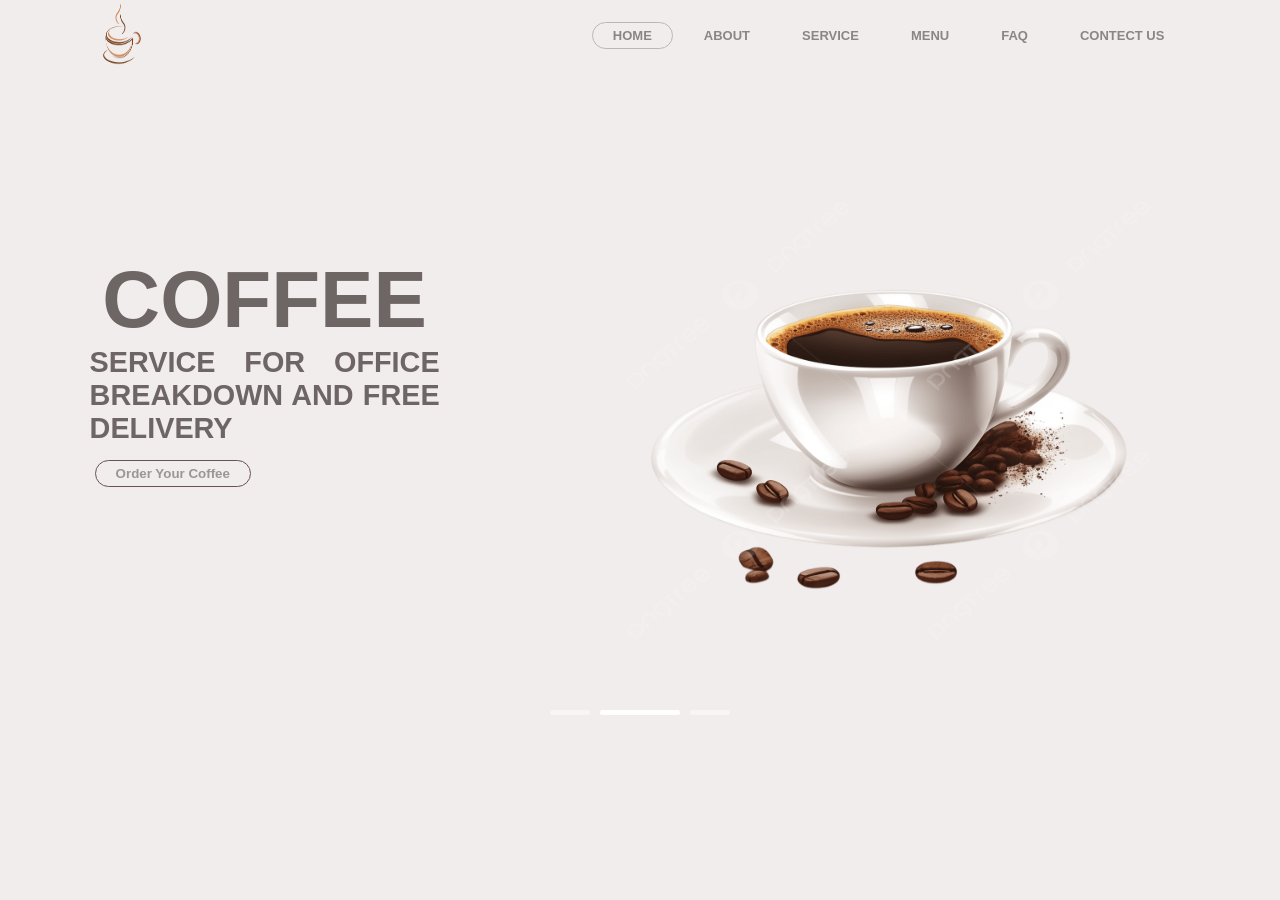
<file: index.html>
<!DOCTYPE html>
<html lang="en">
<head>
<meta charset="UTF-8">
<meta name="viewport" content="width=device-width, initial-scale=1.0">
<title>Home</title>
<link rel="stylesheet" href="style.css">
</head > 

<body>
    <div class="body">
    <header>
        <div> 
            <img src="logooo.png" alt="Lunèra coffee" width="100" height="95">
            </div>
            <div>
                <ul>
                    <li><a href="index.html">HOME</a></li>
                    <li><a href="aboutus.html">ABOUT</a></li>
                    <li><a href="service.html">SERVICE</a></li>
                    <li><a href="menu.html">MENU</a></li>
                     <li><a href="FAQ.html">FAQ</a></li>
                    <li><a href="Contectus.html">CONTECT US</a></li>



                </ul>
            </div>
            

</header>
<div class="sec1" id="HOME">
 
<div>
    <h1>COFFEE</h1>
    <h3>SERVICE FOR OFFICE BREAKDOWN AND FREE DELIVERY</h3>
       <button class="btn-1" onclick="window.location.href='menu.html'">Order Your Coffee</button>
</div>




<div class="img-box"> 
 <img src="image-cup.png" alt="" width="300" height="500">
</div>
</div>

    
  <div class="section-divider">
    <span></span>
    <span class="active"></span>
    <span></span>
</div>  
</body>
</html>
</file>
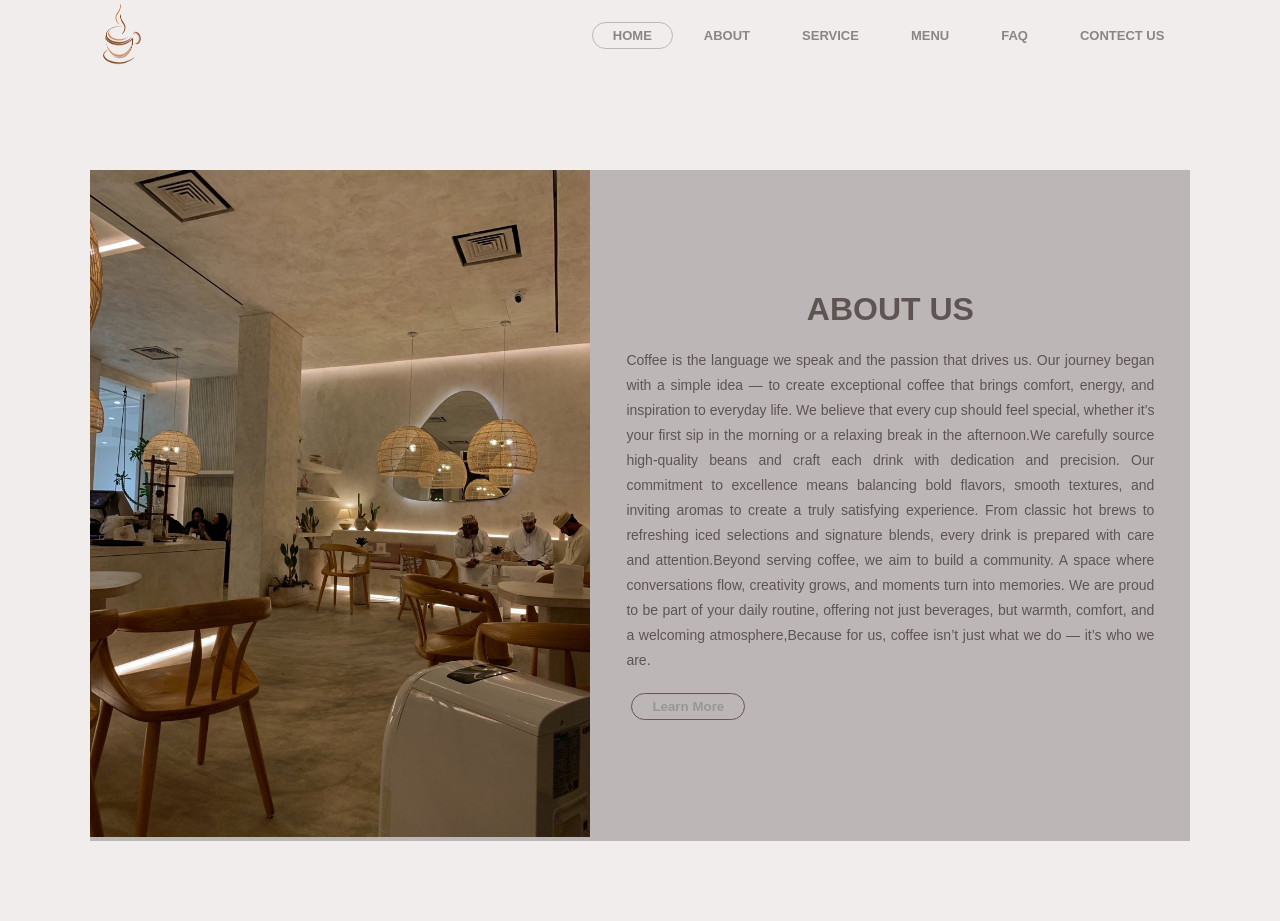
<file: aboutus.html>
<!DOCTYPE html>
<html lang="en">
<head>
<meta charset="UTF-8">
<meta name="viewport" content="width=device-width, initial-scale=1.0">
<title>About Us</title>
<link rel="stylesheet" href="style.css">
</head > 

<body>

    <header>
        <div> 
            <img src="logooo.png" alt="Lunèra coffee" width="100" height="95">
            </div>
            <div>
                <ul>
                    <li><a href="index.html">HOME</a></li>
                    <li><a href="aboutus.html">ABOUT</a></li>
                    <li><a href="service.html">SERVICE</a></li>
                     <li><a href="menu.html">MENU</a></li>
                     <li><a href="FAQ.html">FAQ</a></li>
                    <li><a href="Contectus.html">CONTECT US</a></li>



                </ul>
            </div>
    </header>
            
<div class="sec3" id="ABOUT">
    <div>
        <img src="luneracoffee.jpg" alt="">
    
    </div>
    <div>
<h1>ABOUT US</h1>
<p>
    Coffee is the language we speak and the passion that drives us. Our journey began with a simple idea — to create exceptional 
    coffee that brings comfort, energy, and inspiration to everyday life. We believe that every cup should feel special, whether
     it’s your first sip in the morning or a relaxing break in the afternoon.We carefully source high-quality beans and craft each
      drink with dedication and precision. Our commitment to excellence means balancing bold flavors, smooth textures, and inviting
       aromas to create a truly satisfying experience. From classic hot brews to refreshing iced selections and signature blends,
        every drink is prepared with care and attention.Beyond serving coffee, we aim to build a community. A space where 
        conversations flow, creativity grows, and moments turn into memories. We are proud to be part of your daily routine, 
        offering not just beverages, but warmth, comfort, and a welcoming atmosphere,Because for us, coffee isn’t just what we do 
        — it’s who we are.
        <span class="more text" style="display: none;">
            We continue to explore new flavors and brewing techniques, always striving to elevate your coffee experience. 
            Our team is passionate about innovation while staying true to the rich traditions of coffee culture. Every detail 
            matters to us — from the beans we select to the atmosphere we create.
Whether you’re here to start your day, meet friends, or simply enjoy a quiet moment, we are dedicated to making every visit
 memorable. Thank you for being part of our story — and for letting us be part of yours.
        </span>
</p>
<button class="btn-1 about-btn">Learn More</button>

    </div>

</div>
<script src="coffee.js"></script>

</body>

</html>
</file>
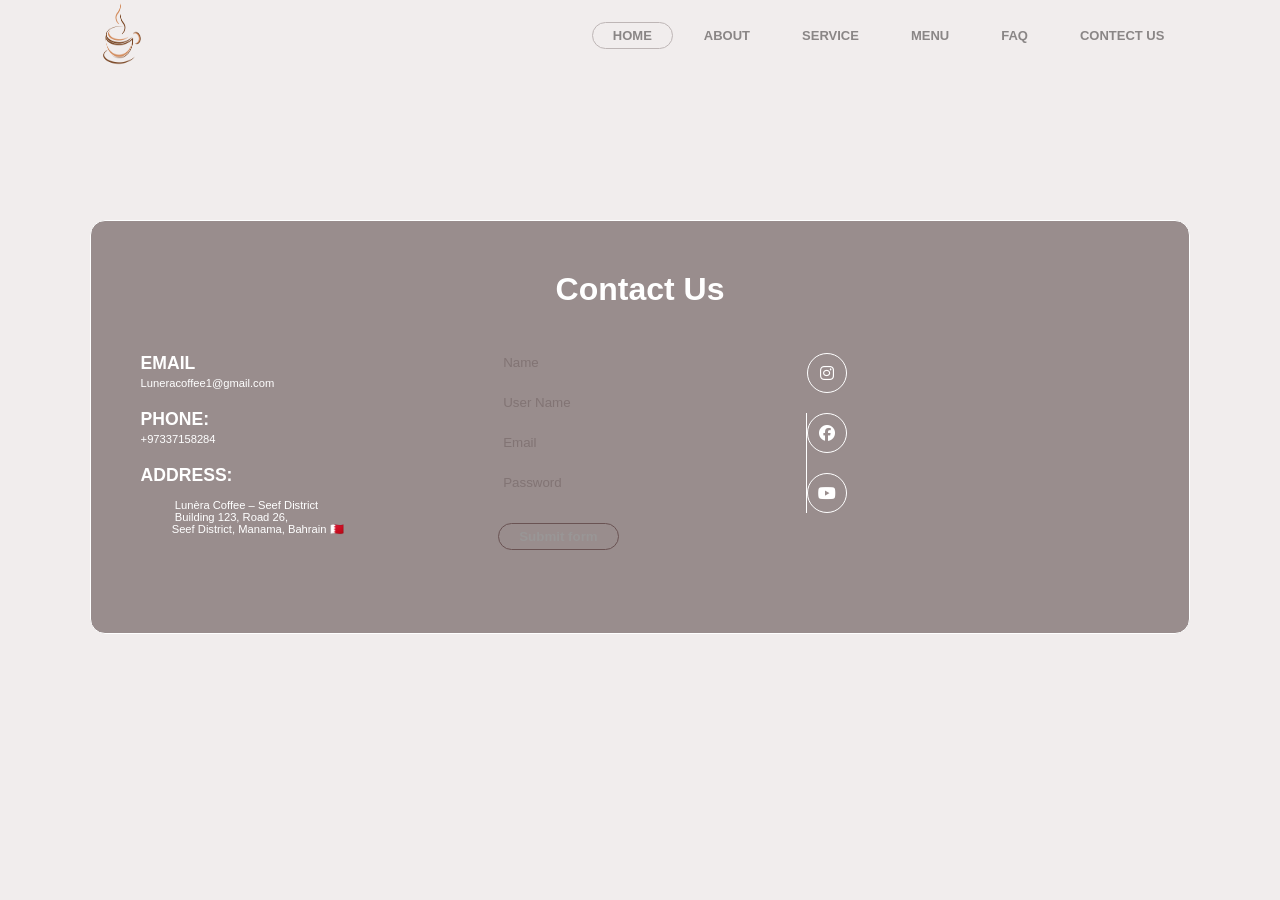
<file: Contectus.html>
<!DOCTYPE html>
<html lang="en">
<head>
<meta charset="UTF-8">
<meta name="viewport" content="width=device-width, initial-scale=1.0">
<title>Conect Us</title>
<link rel="stylesheet" href="style.css">
<link rel="stylesheet" href="https://cdnjs.cloudflare.com/ajax/libs/font-awesome/6.5.1/css/all.min.css">

</head>

<body>
    <header>
        <div> 
            <img src="logooo.png" alt="Lunèra coffee" width="100" height="95">
            </div>
            <div>
                <ul>
                    <li><a href="index.html">HOME</a></li>
                    <li><a href="aboutus.html">ABOUT</a></li>
                    <li><a href="service.html">SERVICE</a></li>
                     <li><a href="menu.html">MENU</a></li>
                     <li><a href="FAQ.html">FAQ</a></li>
                    <li><a href="Contectus.html">CONTECT US</a></li>



                </ul>
            </div>
    </header>
<div class="sec5" id="CONTACT US">
    <h1>Contact Us</h1>
    <div class="container">
        <div>
            <h3>EMAIL</h3>
            <p>Luneracoffee1@gmail.com</p>
            <h3>PHONE:</h3>
            <p>+97337158284</p>
            <h3>ADDRESS:</h3>
            <p><pre>
           Lunèra Coffee – Seef District
           Building 123, Road 26,
          Seef District, Manama, Bahrain 🇧🇭

            </pre></p>
        </div>
    <div>
        <form action="">
            <input type="text" placeholder="Name">
            <input type="text" placeholder="User Name">
            <input type="email" placeholder="Email">
            <input type="password" placeholder="Password">
            <button type="submit" class="btn-1">Submit form</button>
        </form>
    </div>
    <div></div>

    <div>
        <a href="https://www.instagram.com/lunera.coffeespace/"target="_blank">
            <i class="fa-brands fa-instagram"></i>
        </a>
        <a href="        https://www.facebook.com/people/Lunera/61588626823462/"target="_blank">
            <i class="fa-brands fa-facebook"></i>
        <a href="https://www.youtube.com/@LuneraJazzCafe"><i class="fa-brands fa-youtube"></i></a>
    </div>
    </div>

</div>
    </div>

  <a href="https://www.instagram.com/lunera.coffeespace/"target="_blank" class="instgram"></a>


</body> 

</html>
</file>
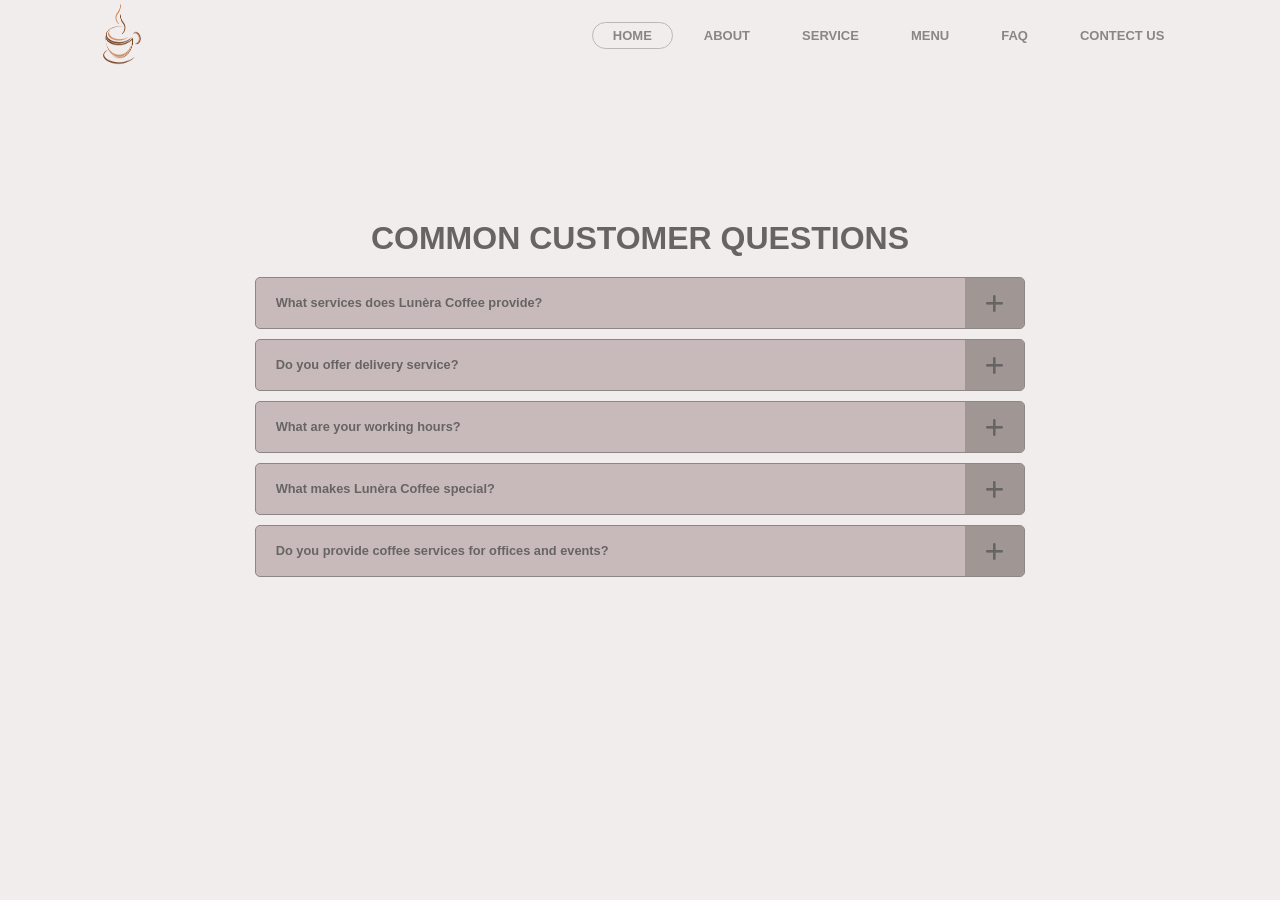
<file: FAQ.html>
<!DOCTYPE html>
<html lang="en">
<head>
<meta charset="UTF-8">
<meta name="viewport" content="width=device-width, initial-scale=1.0">
<title>FAQ</title>
<link rel="stylesheet" href="style.css">
<link rel="stylesheet" href="https://cdnjs.cloudflare.com/ajax/libs/font-awesome/6.5.1/css/all.min.css">

</head > 

<body>
    
    <header>
        <div> 
            <img src="logooo.png" alt="Lunèra coffee" width="100" height="95">
            </div>
            <div>
                <ul>
                    <li><a href="index.html">HOME</a></li>
                    <li><a href="aboutus.html">ABOUT</a></li>
                    <li><a href="service.html">SERVICE</a></li>
                     <li><a href="menu.html">MENU</a></li>
                    <li><a href="FAQ.html">FAQ</a></li>
                    <li><a href="Contectus.html">CONTECT US</a></li>


                </ul>
            </div>
    </header>
            
    
<div class="sec4">
<h1>COMMON CUSTOMER QUESTIONS</h1>
<div class="sec4div">
    <div class="qns">

        <div>
    <h4>What services does Lunèra Coffee provide?</h4>
    <p class="hide">
        Lunèra Coffee offers premium coffee drinks, office coffee services,sandwishes and fast delivery options to ensure a high-quality experience for our customers.
    </p>
        </div>
        <div class="add "> 
            <i class="fa-solid fa-solid fa-plus"></i>
            <i class="fa-solid fa-solid fa-minus hide"></i>

        </div>
    </div>

<div class="qns">

        <div>
    <h4>Do you offer delivery service?</h4>
    <p class="hide">
Yes, we provide reliable and fast delivery to homes and offices within our service area    </p>
        </div>
        <div class="add "> 
            <i class="fa-solid fa-solid fa-plus"></i>
            <i class="fa-solid fa-solid fa-minus hide"></i>

        </div>
    </div>

<div class="qns" id="FAQ">

        <div>
    <h4> What are your working hours?
</h4>
    <p class="hide">
        We are open daily from 8:00 AM to 10:00 PM.
    </p>
        </div>
        <div class="add "> 
            <i class="fa-solid fa-solid fa-plus"></i>
            <i class="fa-solid fa-solid fa-minus hide"></i>

        </div>
    </div>

<div class="qns">

        <div>
    <h4> What makes Lunèra Coffee special?
</h4>
    <p class="hide">
We focus on premium quality beans, professional preparation, and excellent customer service to deliver the perfect coffee experience.    </p>
        </div>
        <div class="add "> 
            <i class="fa-solid fa-solid fa-plus"></i>
            <i class="fa-solid fa-solid fa-minus hide"></i>

        </div>
    </div>
<div class="qns">

        <div>
    <h4>Do you provide coffee services for offices and events?</h4>
    <p class="hide">
Yes, we offer customized coffee services for offices, meetings, and special events    </p>
        </div>
        <div class="add "> 
            <i class="fa-solid fa-solid fa-plus"></i>
            <i class="fa-solid fa-solid fa-minus hide"></i>

        </div>
    </div>
</body>
<script src="coffee.js"></script>

</html>
</file>
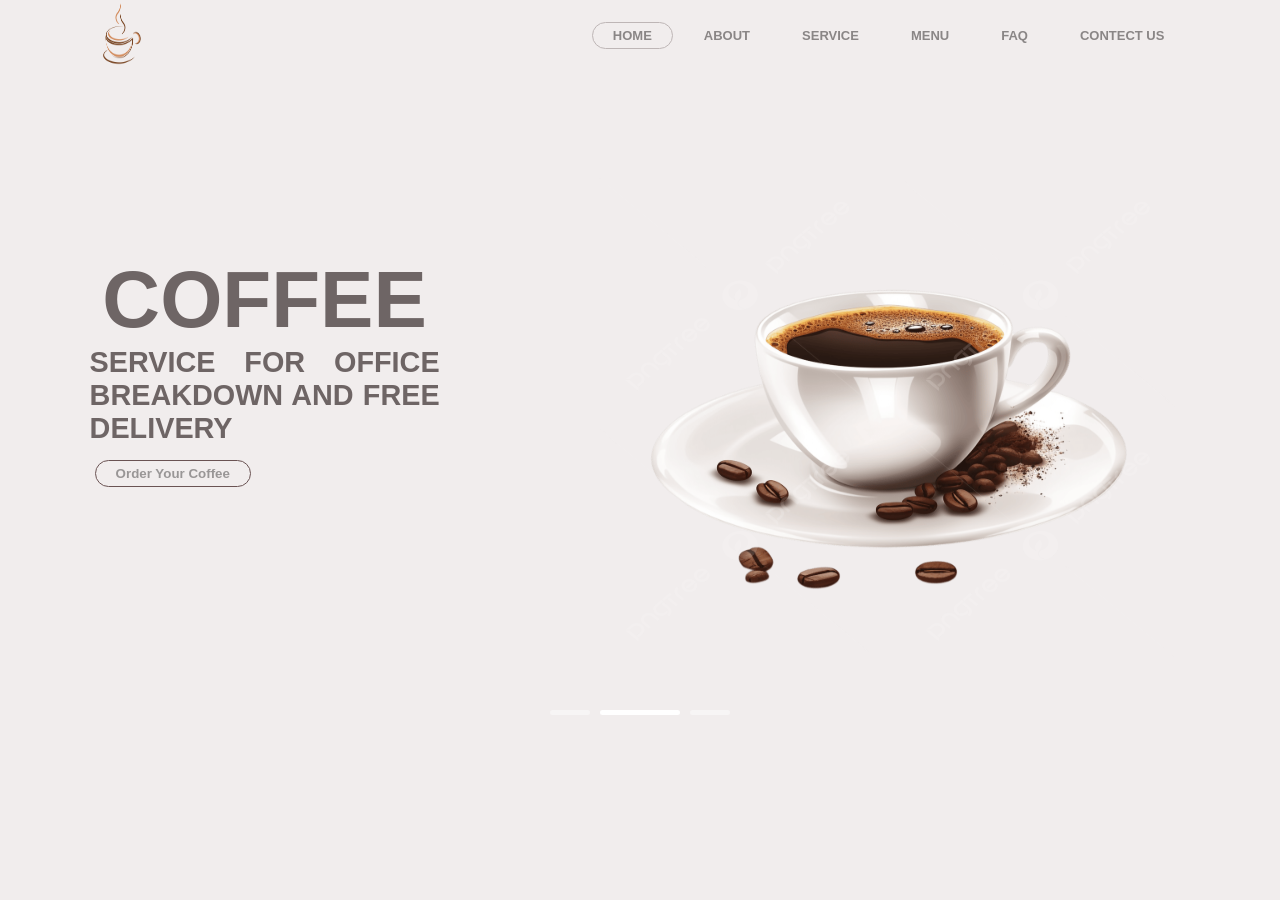
<file: home1.html>
<!DOCTYPE html>
<html lang="en">
<head>
<meta charset="UTF-8">
<meta name="viewport" content="width=device-width, initial-scale=1.0">
<title>Home</title>
<link rel="stylesheet" href="style.css">
</head > 

<body>
    <div class="body">
    <header>
        <div> 
            <img src="logooo.png" alt="Lunèra coffee" width="100" height="95">
            </div>
            <div>
                <ul>
                    <li><a href="home1.html">HOME</a></li>
                    <li><a href="aboutus.html">ABOUT</a></li>
                    <li><a href="service.html">SERVICE</a></li>
                    <li><a href="menu.html">MENU</a></li>
                     <li><a href="FAQ.html">FAQ</a></li>
                    <li><a href="Contectus.html">CONTECT US</a></li>



                </ul>
            </div>
            

</header>
<div class="sec1" id="HOME">
 
<div>
    <h1>COFFEE</h1>
    <h3>SERVICE FOR OFFICE BREAKDOWN AND FREE DELIVERY</h3>
       <button class="btn-1" onclick="window.location.href='menu.html'">Order Your Coffee</button>
</div>




<div class="img-box"> 
 <img src="image-cup.png" alt="" width="300" height="500">
</div>
</div>

    
  <div class="section-divider">
    <span></span>
    <span class="active"></span>
    <span></span>
</div>  
</body>
</html>
</file>
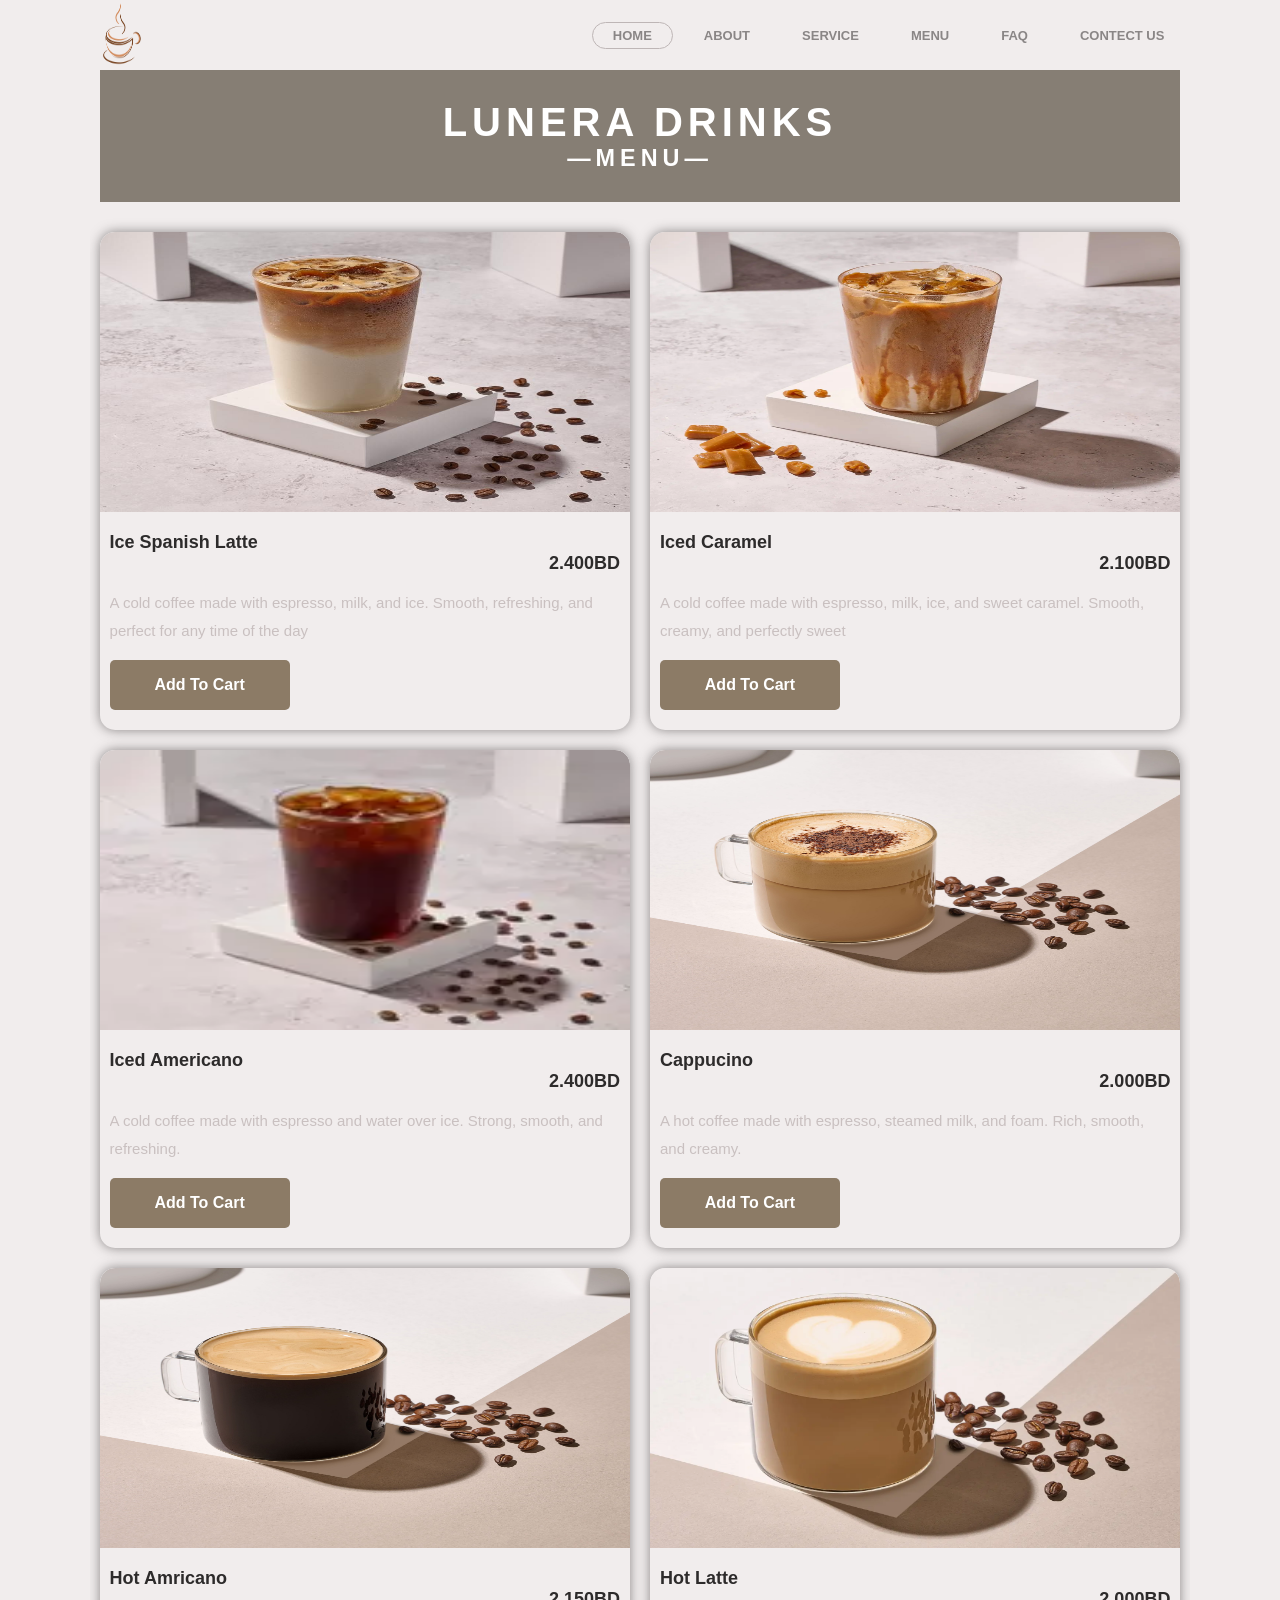
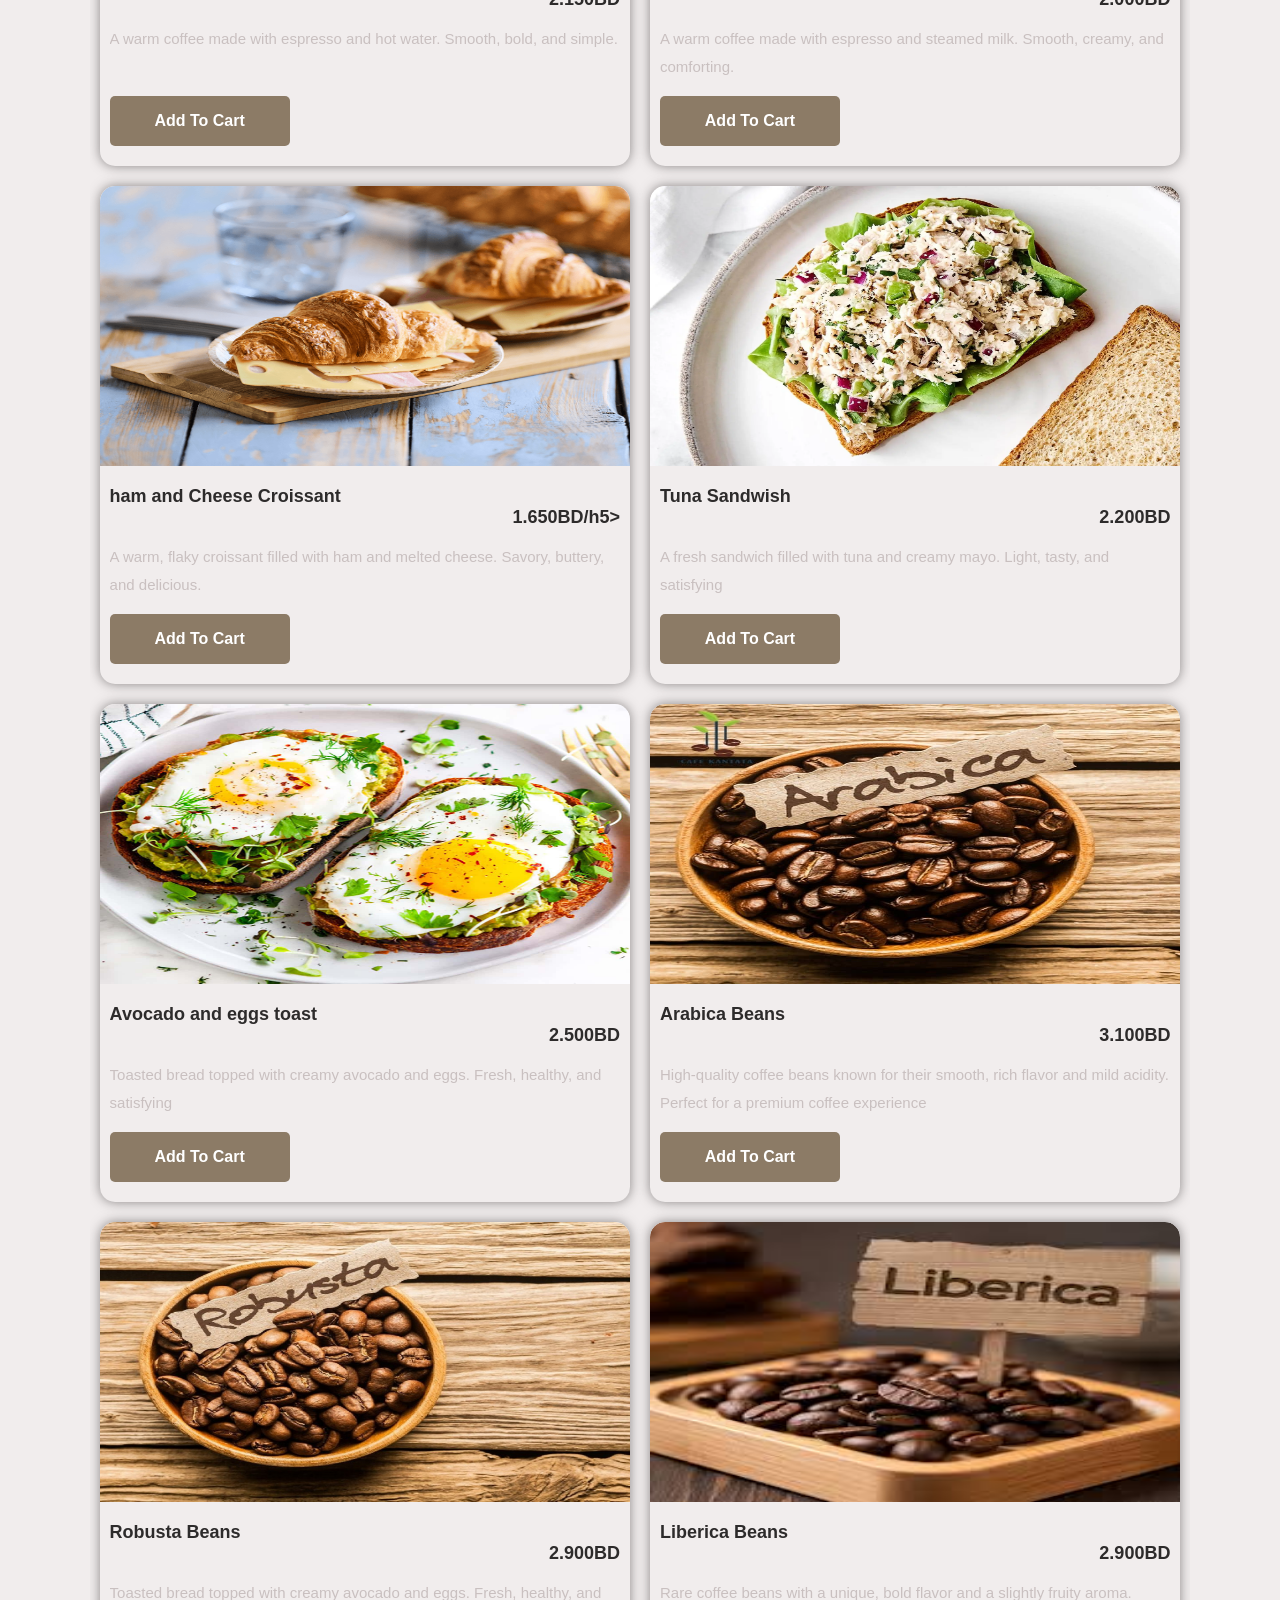
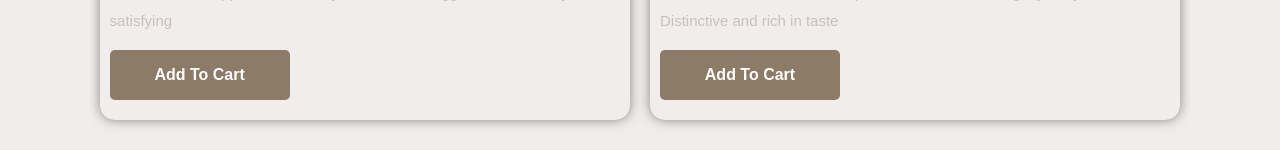
<file: menu.html>
<!DOCTYPE html>
<html lang="en">
<head>
<meta charset="UTF-8">
<meta name="viewport" content="width=device-width, initial-scale=1.0">
<title>Conect Us</title>
<link rel="stylesheet" href="style.css">
<link rel="stylesheet" href="https://cdnjs.cloudflare.com/ajax/libs/font-awesome/6.5.1/css/all.min.css">



</head>

<body>

    <header>
        <div> 
            <img src="logooo.png" alt="Lunèra coffee" width="100" height="95">
            </div>
            <div>
                <ul>
                    <li><a href="index.html">HOME</a></li>
                    <li><a href="aboutus.html">ABOUT</a></li>
                    <li><a href="service.html">SERVICE</a></li>
                    <li><a href="menu.html">MENU</a></li>
                     <li><a href="FAQ.html">FAQ</a></li>
                    <li><a href="Contectus.html">CONTECT US</a></li>



                </ul>
            </div>
    </header>
<body>
    <div class="menu">
        <div class="heading">
            <h1>Lunera drinks</h1>
            <h3>&mdash;Menu&mdash;</h3>
        </div>
        <div class="Coffee-items"width="30">
            <img src="ICE_SPANISH_LATTE.jpg">
            <div class="details">
                <div class="details-sub">
                    <h5>Ice Spanish Latte</h5>
                    <h5 class="price">2.400BD</h5>
                </div>
                <p>A cold coffee made with espresso, milk, and ice. Smooth, refreshing, and perfect for any time of the day</p>
                <button>Add To Cart</button>
            </div>
        </div>
        <div class="Coffee-items"width="30">
            <img src="ice-caramel.webp">
            <div class="details">
                <div class="details-sub">
                    <h5>Iced Caramel</h5>
                    <h5 class="price">2.100BD</h5>
                </div>
                <p>A cold coffee made with espresso, milk, ice, and sweet caramel. Smooth, creamy, and perfectly sweet</p>
                <button>Add To Cart</button>
            </div>
        </div>
        <div class="Coffee-items"width="30">
            <img src="amrecano.webp">
            <div class="details">
                <div class="details-sub">
                    <h5>Iced Americano</h5>
                    <h5 class="price">2.400BD</h5>
                </div>
                <p>A cold coffee made with espresso and water over ice. Strong, smooth, and refreshing.</p>
                <button>Add To Cart</button>
            </div>
        </div>
        <div class="Coffee-items"width="30">
            <img src="CAPPUCINO.jpg">
            <div class="details">
                <div class="details-sub">
                    <h5>Cappucino</h5>
                    <h5 class="price">2.000BD</h5>
                </div>
                <p>A hot coffee made with espresso, steamed milk, and foam. Rich, smooth, and creamy.</p>
                <button>Add To Cart</button>
            </div>
        </div>
        <div class="Coffee-items"width="30">
            <img src="AMERICANO.jpg">
            <div class="details">
                <div class="details-sub">
                    <h5>Hot Amricano</h5>
                    <h5 class="price">2.150BD</h5>
                </div>
                <p>A warm coffee made with espresso and hot water. Smooth, bold, and simple.</p>
                <button>Add To Cart</button>
            </div>
        </div>
        <div class="Coffee-items"width="30">
            <img src="latte.webp">
            <div class="details">
                <div class="details-sub">
                    <h5>Hot Latte</h5>
                    <h5 class="price">2.000BD</h5>
                </div>
                <p>A warm coffee made with espresso and steamed milk. Smooth, creamy, and comforting.</p>
                <button>Add To Cart</button>
            </div>
        </div>
        <div class="Coffee-items"width="30">
            <img src="hum-cheese.png">
            <div class="details">
                <div class="details-sub">
                    <h5>ham and Cheese Croissant</h5>
                    <h5 class="price">1.650BD/h5>
                </div>
                <p>A warm, flaky croissant filled with ham and melted cheese. Savory, buttery, and delicious.</p>
                <button>Add To Cart</button>
            </div>
        </div>
        <div class="Coffee-items"width="30">
            <img src="Tuna-Sandwish.webp">
            <div class="details">
                <div class="details-sub">
                    <h5>Tuna Sandwish</h5>
                    <h5 class="price">2.200BD</h5>
                </div>
                <p>A fresh sandwich filled with tuna and creamy mayo. Light, tasty, and satisfying</p>
                <button>Add To Cart</button>
            </div>
        </div>
        <div class="Coffee-items"width="30">
            <img src="Avocado-Egg.jpg">
            <div class="details">
                <div class="details-sub">
                    <h5>Avocado and eggs toast</h5>
                    <h5 class="price">2.500BD</h5>
                </div>
                <p>Toasted bread topped with creamy avocado and eggs. Fresh, healthy, and satisfying</p>
                <button>Add To Cart</button>
            </div>
        </div>
         <div class="Coffee-items"width="30">
            <img src="Arabica-beans.jpg">
            <div class="details">
                <div class="details-sub">
                    <h5>Arabica Beans</h5>
                    <h5 class="price">3.100BD</h5>
                </div>
                <p>High-quality coffee beans known for their smooth, rich flavor and mild acidity. Perfect for a premium coffee experience</p>
                <button>Add To Cart</button>
            </div>
        </div>
         <div class="Coffee-items"width="30">
            <img src="robusta-coffee-beans.jpg">
            <div class="details">
                <div class="details-sub">
                    <h5>Robusta Beans</h5>
                    <h5 class="price">2.900BD</h5>
                </div>
                <p>Toasted bread topped with creamy avocado and eggs. Fresh, healthy, and satisfying</p>
                <button>Add To Cart</button>
            </div>
        </div>
         <div class="Coffee-items"width="30">
            <img src="liberica.jpg">
            <div class="details">
                <div class="details-sub">
                    <h5>Liberica Beans</h5>
                    <h5 class="price">2.900BD</h5>
                </div>
                <p>Rare coffee beans with a unique, bold flavor and a slightly fruity aroma. Distinctive and rich in taste</p>
                <button>Add To Cart</button>
            </div>
        </div>
    </div>
</body>
</file>
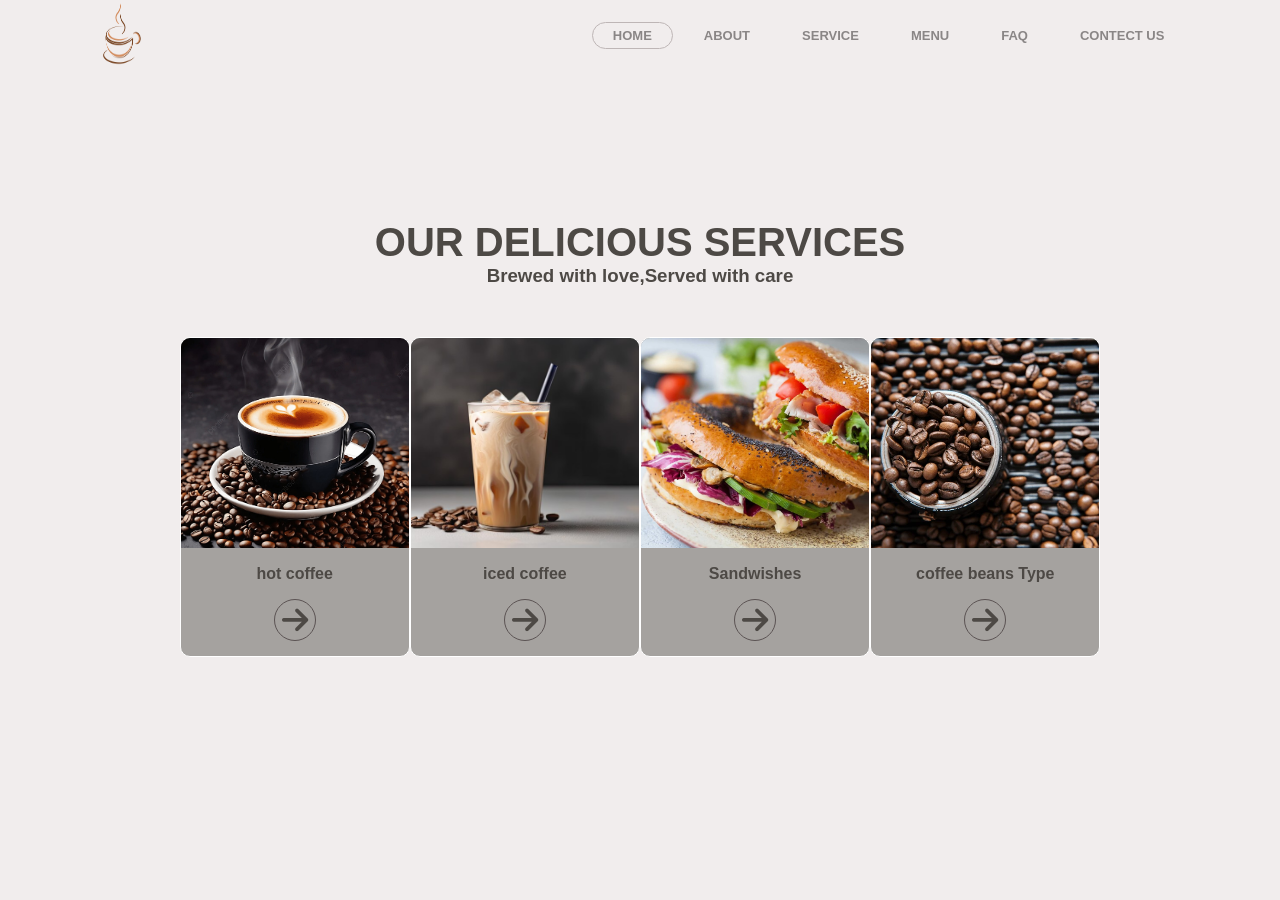
<file: service.html>
<!DOCTYPE html>
<html lang="en">
<head>
<meta charset="UTF-8">
<meta name="viewport" content="width=device-width, initial-scale=1.0">
<title>service</title>
<link rel="stylesheet" href="style.css">
<link rel="stylesheet" href="https://cdnjs.cloudflare.com/ajax/libs/font-awesome/6.5.1/css/all.min.css">

</head > 

<body>
    
    <header>
        <div> 
            <img src="logooo.png" alt="Lunèra coffee" width="100" height="95">
            </div>
            <div>
                <ul>
                    <li><a href="index.html">HOME</a></li>
                    <li><a href="aboutus.html">ABOUT</a></li>
                    <li><a href="service.html">SERVICE</a></li>
                    <li><a href="menu.html">MENU</a></li>
                    <li><a href="FAQ.html">FAQ</a></li>
                    <li><a href="Contectus.html">CONTECT US</a></li>

                    

                </ul>
            </div>
    </header>
            
           
<div class="sec2" id="SERVICE">
<h1>OUR DELICIOUS SERVICES</h1>
<h3>Brewed with love,Served with care</h3>
<div class="container">
    <div>
        <img src="hot-coffee.jpg" alt="">
        <h4>hot coffee</h4>
        <i class="fa-solid fa-arrow-right"></i>
    </div>
<div>
        <img src="iced-coffe.jpg" alt="">
        <h4>iced coffee</h4>
        <i class="fa-solid fa-arrow-right"></i>
    </div>

<div>
        <img src="Sandwichess.jpg" alt="">
        <h4>Sandwishes</h4>
        <i class="fa-solid fa-arrow-right"></i>
    </div>
<div>
        <img src="coffee-beanss.webp" alt="">
        <h4>coffee beans Type</h4>
        <i class="fa-solid fa-arrow-right"></i>
    </div>

      
    </div>
</div>

</body> 
</html>
</file>
<file: style.css>
*{
    margin: 0;
    padding: 0;
    box-sizing: border-box;
    font-family: Verdana, Geneva, Tahoma, sans-serif;
    list-style: none;
    overflow-x: hidden;


body{
    background-color: #f1eded;
    padding: 0 7vw;
    user-select: none;
}
 
header{
    height: 70px;
    overflow: hidden;
    display: flex;
    align-items: center;
    justify-content: space-between;
}
 header div:nth-child(1) img{
    width: 60px;
 }

  header div:nth-child(2) ul , header div:nth-child(3) ul {
 display: flex;
 font-weight: bold;
 color: #191817;
 font-size: 13px;
  }


 header div:nth-child(2) ul li, header div:nth-child(3) ul li{
    margin: 0 5px;
    padding: 5px 20px;
    border: 1.5px solid transparent;
    border-radius: 20px;
    cursor: pointer;
    transition: all 0.3s;
 }
 header div:nth-child(2) ul li:first-child, header div:nth-child(3) ul li:last-child{
    border: 1.5px solid rgb(190, 182, 182); }

    header div:nth-child(2) ul li:hover, header div:nth-child(3) ul li:hover{
        border: 1.5px solid  rgb(190, 182, 182);
    }

}

header a {
    text-decoration: none;
    color: rgb(138, 134, 134);
}

header a:hover {
    color: #746c62;
}

.sec1{
    display: flex;
    justify-content: space-between;
         align-items: center;
         
         
}

.sec1 div:nth-child(1){
    width: 350px;
    color:rgb(110, 101, 101);
}
.sec1 div:nth-child(1) h1{
    font-size: 5em;
}

.sec1 div:nth-child(1) h3{
    font-size: 1.8rem;
    text-align: justify;
    font-weight:700;
    margin-bottom: 15px; ;
}

.sec1 div:nth-child(2) img{
    width: 600px;  
}


.btn-1{
    margin:  0 5px;
    padding: 5px 20px;
    border: 1.5px solid rgb(106, 83, 83);
    border-radius: 20px;
    background-color: transparent;
    color: rgb(153, 150, 150);
    font-weight: bold;
    cursor: pointer;
    transition: all 0.2s;
}

.btn-1:hover{
    background-color: white;
    color: #998D8D;
}


.img-box{
    display: flex;
    flex-direction: column;
    align-items: center;
    margin-top: 100px;
}



.section-divider{
    display: flex;
    justify-content: center;
    align-items: center;
    gap: 10px;
    margin: 40px 0;
}

.section-divider span{
    height: 5px;
    width: 40px;
    background-color: rgba(255,255,255,0.4);
    border-radius: 10px;
}

.section-divider .active{
    width: 80px;
    background-color: white;
}

.sec2{
    margin: 80px;
    color: #4d4945;
    display: flex;
    flex-direction: column;
    align-items: center;
    justify-content: center;
        margin-top: 150px;

}

.sec2 h1{
    font-size: 2.5em;
}

.sec2 .container{
    display: flex;
    justify-content: space-between;
    align-items: center;
    width: 100%;
    padding: 20px 10px;
}

.sec2 .container div{
    cursor: pointer;
    margin-top: 30px;
    background-color: #a5a29f;
    border: 1px solid white;
    border-radius: 10px;
    height: 320px;
    width: 270px;
    display: flex;
    flex-direction: column;
    justify-content: space-between;
    align-items: center;
    transition: transform 0.3s;
}

.sec2 .container div:hover{
    transform: scale(1.04);
}

.sec2 .container div img{
    width: 100%;
    height: 210px;
    object-fit: cover;
    background-color: red;
}
.sec2 .container div i{
    border: 1px solid rgb(91, 83, 83);
    padding: 5px 7px;
    border-radius: 50%;
    font-size: 30px;
    margin-bottom: 15px;
    transition: all 0.2s;
}

.sec2 .container div i:hover{
    background-color: white;
    color: #0e0d0d;
}

.sec3{
    background-color: #bcb6b6;
    color: rgb(136, 131, 131);
        margin-top: 100px;
}

.sec3{
    color: rgb(94, 84, 84);
    display: flex;
    justify-content: space-between;
    align-items: center;
    margin-bottom: 80px;
}

.sec3 div:nth-child(1) {
    width: 600px;
}

.sec3 div:nth-child(1) img{
    width: 500px;
}
.sec3 div:nth-child(2) {
    max-width: 600px;
    border: 1px solid#bcb6b6;
    border-radius: 8px;
    padding: 35px;
}
.sec3 div:nth-child(2) p{
    font-size: 14px;
    line-height: 25px;
    padding: 20px 0;
    text-align: justify;
}
.more-text{
    display: none;
}

.sec4{
    display: flex;
    justify-content: center;
    align-items: center;
    color: rgb(103, 100, 100);
    flex-direction: column;
    margin-bottom: 80px;
    margin-top: 150px;
}

.sec4div{ 
    width: 70%;
    padding: 10px 0px;
}
.qns{
    width: 100%;
    border: 1px solid rgb(140, 134, 134);
    background-color: #c8baba;
    display: flex;
    justify-content: space-between;
    border-radius: 5px;
    margin-top: 10px;
}

.qns div:nth-child(1){
    padding: 10px 20px;
}
.qns div h4{
    line-height: 30px;
    font-size: 0.8rem;
}
.qns div p{
    line-height: 30px;
    font-size: 0.7rem;
}
.qns .add{
    background-color: #a09693;
    align-items: center;
    justify-content: center;
    display: flex;
    padding: 0 20px;
    font-size: 1.3rem;
    cursor: pointer;
}

.fa-minus{
    padding-right: 2px;
}

.add.none{
    background-color: transparent;
    height: 20px;
}

.hide{
    display: none;
}
.fa-minus.hide{
    display: none;
}
.show{
    display: block;
}

.sec5{
    background-color: #998D8D;
    border: 1px solid white;
    border-radius: 15px;
    padding: 50px;
    color:white;
    margin-bottom: 150px;
    margin-top: 150px;
}

.sec5 h1{
    font-size: 2.0em;
}

.sec5 .container{
    display: flex;
    justify-content: space-between;
   padding-top: 35px;
}

.sec5 h3{
    font-size: 1.1em;
    padding: 10px 0;
    padding-bottom: 3px;
}

.sec5 p, .sec5 pre{
    font-size: 0.7em;
    margin-bottom: 10px;

}
.sec5 .container div{
    margin-left: 0px;
    width: 69%;
}
.sec5 form{
    padding: 0 20px;
}

.sec5 input{
    width: 100%;
    background-color: transparent;
    outline: none;
    border: none;
    border-radius: 1px solid white;
    margin: 10px;
    line-height: 20px;
    color: white;
}

.sec5 input::placeholder{
    color: rgba(120, 106, 106, 0.7);

}
.sec5 .btn-1{
    margin-top: 20px;
}

.sec5 .container div:nth-child(3){
    width: 2px;
    height: 100px;
    background-color: white;
    margin: 70px 0;
}

.sec5 .container div:nth-child(4){
display: flex;
flex-direction: column;
}

.sec5 a{
    border: 1px solid white;
    border-radius: 50px;
    display: flex;
    align-items: center;
    justify-content: center;
    width: 40px;
    height: 40px;
    text-decoration: none;
    color: white;
    margin: 10px 0;
    transition: all 0.2s;

}

.sec5 a:hover{
    background-color: white;
    color: #998D8D;
}


.menu{
    padding: 0 10px 30px 10px;
    display: grid;
    grid-template-columns: repeat(auto-fit,minmax(350px,1fr));
    grid-gap: 20px;

}
.heading{
    background: #867e74;
    color:white;
    margin-bottom: 30px;
    padding: 30px 0;
    grid-column: 1/-1;
    text-align:center;
}
.heading{
    font-weight: 400;
    font-size: 20px;
    letter-spacing: 5px;
    margin-bottom: 10px;
    text-transform: uppercase;
}

.Coffee-items{
    display: grid;
    position: relative;
    grid-template-rows: auto 1fr;
    border-radius: 15px;
    box-shadow: 0 0 12px rgba(69, 64, 64, 0.6);
    transition: .2s ease-in-out;
}

.Coffee-items img{
    position: relative;
    width: 100%;
    height: 280px;
    border-radius: 15px 15px 0 0;
    cursor: pointer;
}

h1{
    grid-column: 1/-1;
    text-align: center;
}
.details{
    padding: 20px 10px;
    display: grid;
    grid-template-rows: auto 1fr 50px;
    grid-row-gap: 15px;
}
.details-sub>h5{
    font-weight: 600;
    font-size: 18px;
    color: #2d2b2b;
}
.price{
    text-align: right;
}
.details>p{
    color: #c9c0c0;
    font-size: 15px;
    line-height: 28px;
    font-weight: 400;
    align-self: stretch;
}
.details>button{
    background: #8c7b66;
    border: none;
    color: white;
    font-size: 16px;
    font-weight: 600;
    border-radius: 5px;
    width: 180px;
    cursor: pointer;
}
</file>
